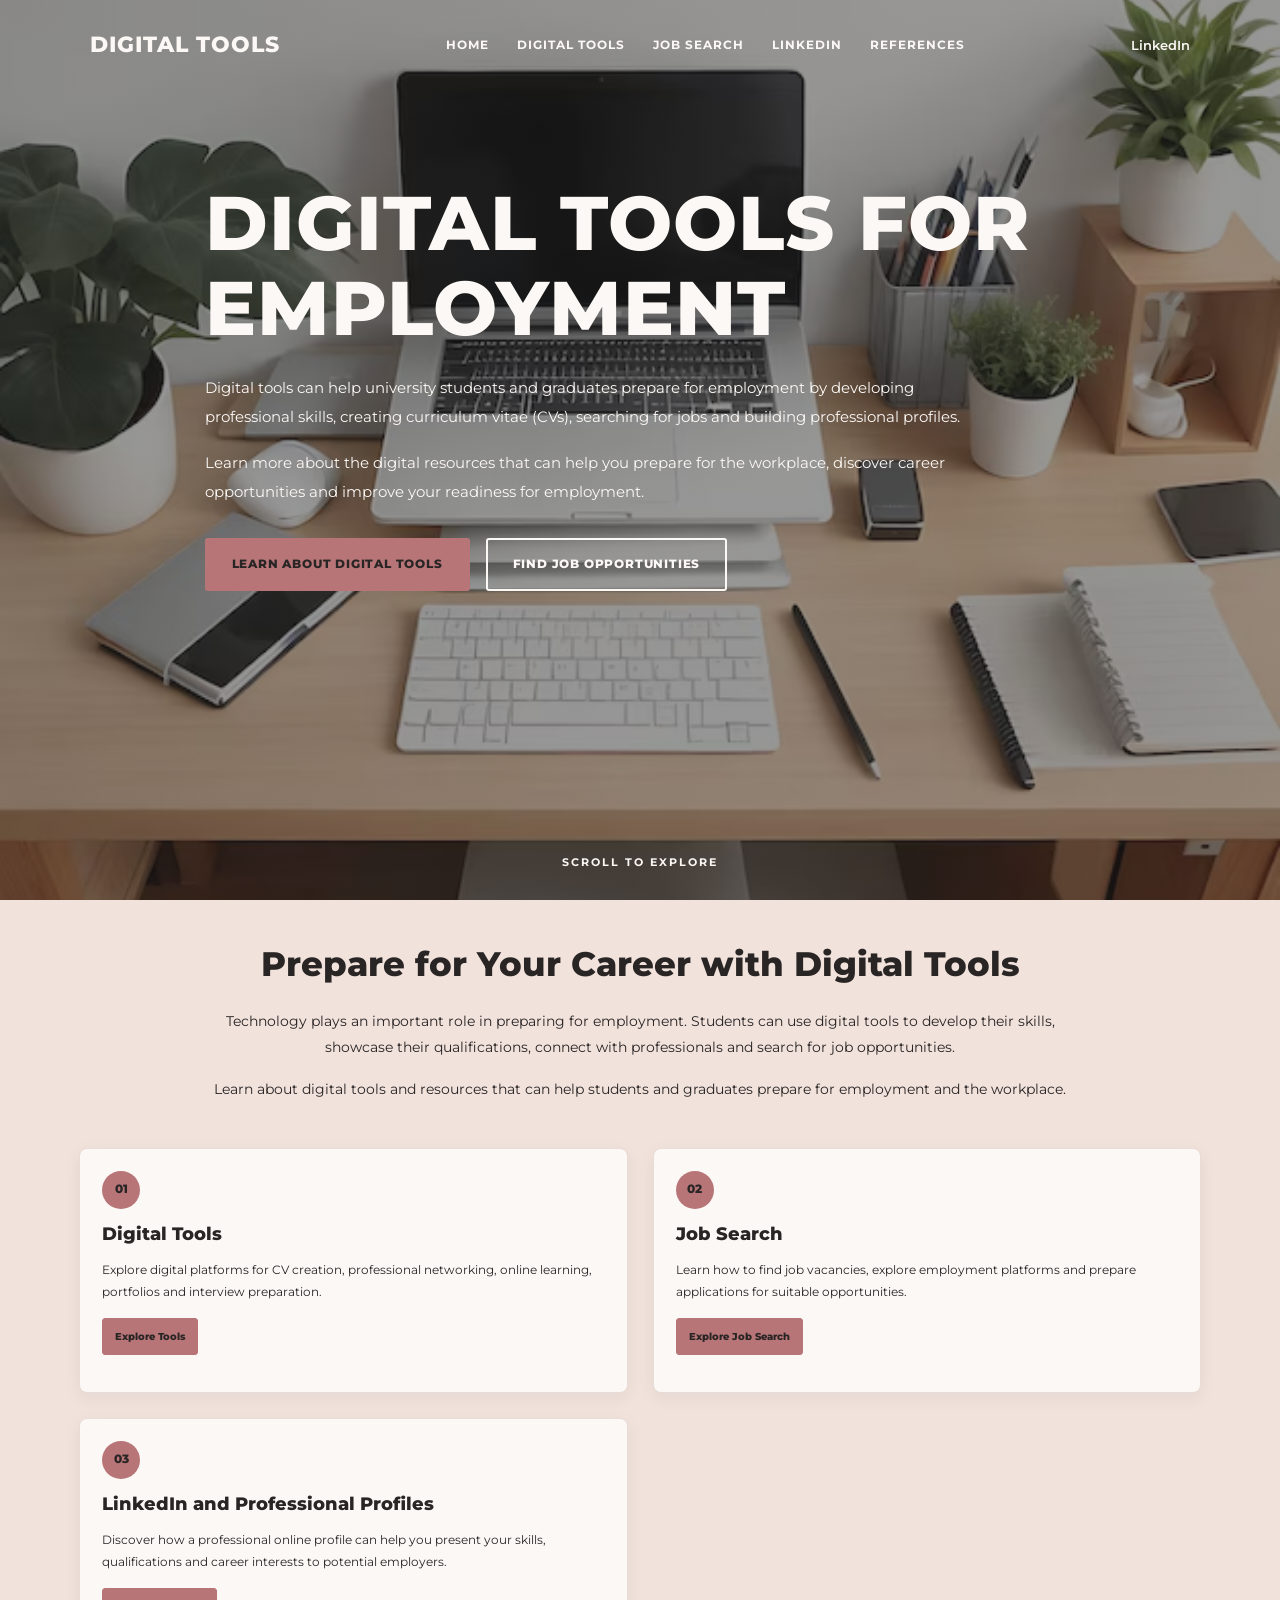
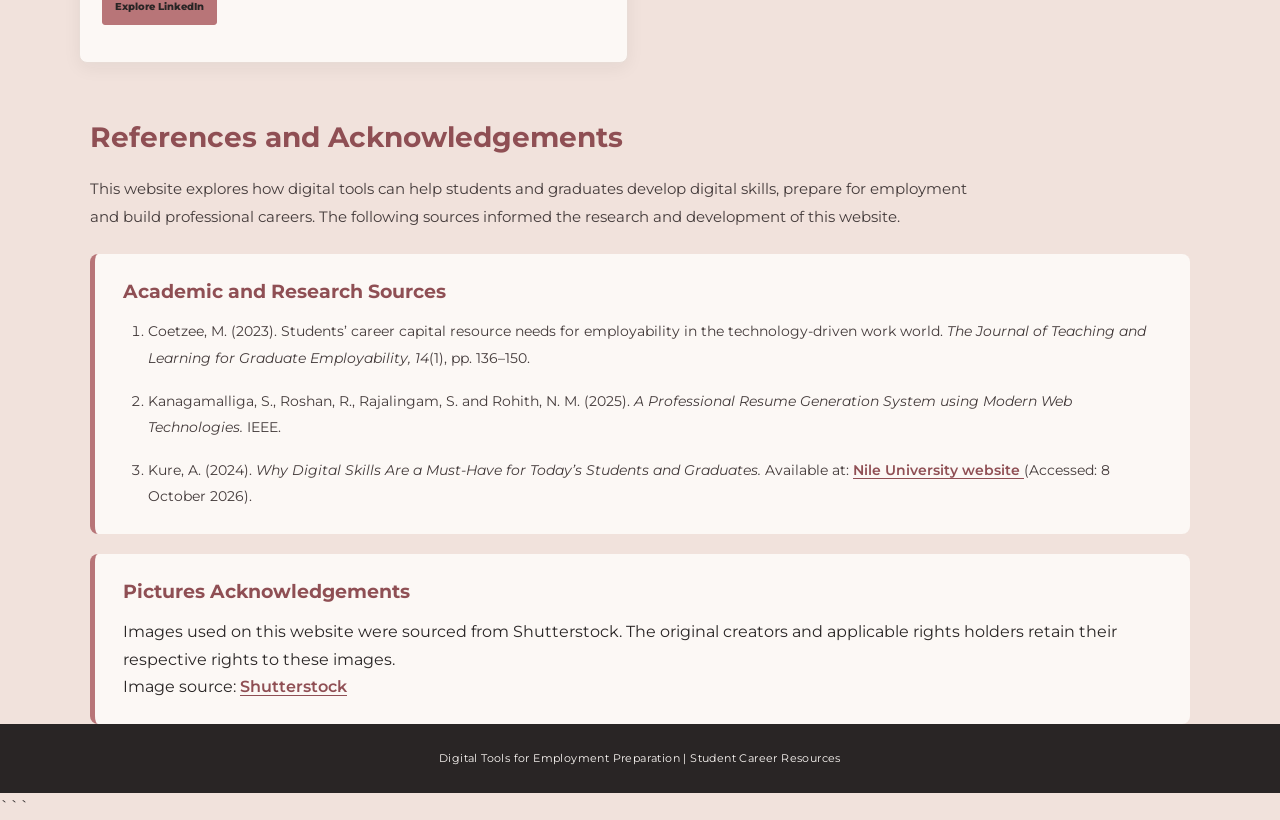
<file: index.html>
<!DOCTYPE html>
<html lang="en">
<head>
    <meta charset="UTF-8">
    <meta name="viewport" content="width=device-width, initial-scale=1.0">

    <title>Digital Tools for Employment Preparation</title>

    <link rel="stylesheet" href="style.css">

    <link rel="preconnect" href="https://fonts.googleapis.com">
    <link rel="preconnect" href="https://fonts.gstatic.com" crossorigin>
    <link href="https://fonts.googleapis.com/css2?family=Montserrat:wght@400;500;600;700;800&display=swap" rel="stylesheet">
</head>

<body>

    <section class="hero">

        <nav class="navbar">

            <a href="index.html" class="logo">DIGITAL TOOLS</a>

            <div class="menu">
                <a href="index.html">HOME</a>
                <a href="digitaltools.html">DIGITAL TOOLS</a>
                <a href="jobsearch.html">JOB SEARCH</a>
                <a href="linkedin.html">LINKEDIN</a>
                <a href="#references">REFERENCES</a>
            </div>

            <div class="social">
                <a href="https://www.linkedin.com/" target="_blank" rel="noopener noreferrer">LinkedIn</a>
            </div>

        </nav>

        <div class="hero-content">

            <h1>DIGITAL TOOLS FOR EMPLOYMENT</h1>

            <p>
                Digital tools can help university students and graduates
                prepare for employment by developing professional skills,
                creating curriculum vitae (CVs), searching for jobs and
                building professional profiles.
            </p>

            <p>
                Learn more about the digital resources that can help you prepare for
                the workplace, discover career opportunities and improve
                your readiness for employment.
            </p>

            <div class="buttons">
                <a href="digitaltools.html" class="btn-dark">
                    LEARN ABOUT DIGITAL TOOLS
                </a>

                <a href="jobsearch.html" class="btn-light">
                    FIND JOB OPPORTUNITIES
                </a>
            </div>

        </div>

        <a href="#website-content" class="scroll-down">SCROLL TO EXPLORE</a>

    </section>


    <main id="website-content" class="digital-tools-content">

        <section class="digital-tools-intro">

            <h2>Prepare for Your Career with Digital Tools</h2>

            <p>
                Technology plays an important role in preparing for employment.
                Students can use digital tools to develop their skills, showcase their
                qualifications, connect with professionals and search for
                job opportunities.
            </p>

            <p>
                Learn about digital tools and resources that can help students
                and graduates prepare for employment and the workplace.
            </p>

        </section>


        <section class="digital-tools-grid">

            <article class="digital-tool-card">

                <div class="tool-card-content">

                    <span class="tool-number">01</span>

                    <h3>Digital Tools</h3>

                    <p>
                        Explore digital platforms for CV creation,
                        professional networking, online learning,
                        portfolios and interview preparation.
                    </p>

                    <div class="tool-links">
                        <a href="digitaltools.html">Explore Tools</a>
                    </div>

                </div>

            </article>


            <article class="digital-tool-card">

                <div class="tool-card-content">

                    <span class="tool-number">02</span>

                    <h3>Job Search</h3>

                    <p>
                        Learn how to find job vacancies, explore
                        employment platforms and prepare applications
                        for suitable opportunities.
                    </p>

                    <div class="tool-links">
                        <a href="jobsearch.html">Explore Job Search</a>
                    </div>

                </div>

            </article>


            <article class="digital-tool-card">

                <div class="tool-card-content">

                    <span class="tool-number">03</span>

                    <h3>LinkedIn and Professional Profiles</h3>

                    <p>
                        Discover how a professional online profile can
                        help you present your skills, qualifications
                        and career interests to potential employers.
                    </p>

                    <div class="tool-links">
                        <a href="linkedin.html">Explore LinkedIn</a>
                    </div>

                </div>

            </article>

        </section>

    </main>


    <!-- REFERENCES AND ACKNOWLEDGEMENTS -->

    <section class="references-section" id="references">

        <div class="references-container">

            <h2>References and Acknowledgements</h2>

            <p class="references-intro">
                This website explores how digital tools can help students
                and graduates develop digital skills, prepare for employment
                and build professional careers. The following sources
                informed the research and development of this website.
            </p>


            <div class="reference-group">

                <h3>Academic and Research Sources</h3>

                <ol class="reference-list">

                    <li>
                        Coetzee, M. (2023). Students’ career capital resource
                        needs for employability in the technology-driven work
                        world. <em>The Journal of Teaching and Learning for
                        Graduate Employability, 14</em>(1), pp. 136–150.
                    </li>

                    <li>
                        Kanagamalliga, S., Roshan, R., Rajalingam, S. and
                        Rohith, N. M. (2025).
                        <em>A Professional Resume Generation System using
                        Modern Web Technologies.</em> IEEE.
                    </li>

                    <li>
                        Kure, A. (2024).
                        <em>Why Digital Skills Are a Must-Have for Today’s
                        Students and Graduates.</em>
                        Available at:
                        <a
                            href="https://nileuniversity.edu.ng/why-digital-skills-are-a-must-have-for-todays-students-and-graduates/"
                            target="_blank"
                            rel="noopener noreferrer">
                            Nile University website
                        </a>
                        (Accessed: 8 October 2026).
                    </li>

                </ol>

            </div>


            <div class="reference-group">

                <h3>Pictures Acknowledgements</h3>

                <p>
                    Images used on this website were sourced from Shutterstock.
                    The original creators and applicable rights holders retain
                    their respective rights to these images.
                </p>

                <p>
                    Image source:
                    <a
                        href="https://www.shutterstock.com/"
                        target="_blank"
                        rel="noopener noreferrer">
                        Shutterstock
                    </a>
                </p>

            </div>

    </section>


    <footer class="digital-tools-footer">

        <p>
            Digital Tools for Employment Preparation |
            Student Career Resources
        </p>

    </footer>

</body>
</html>
```
</file>
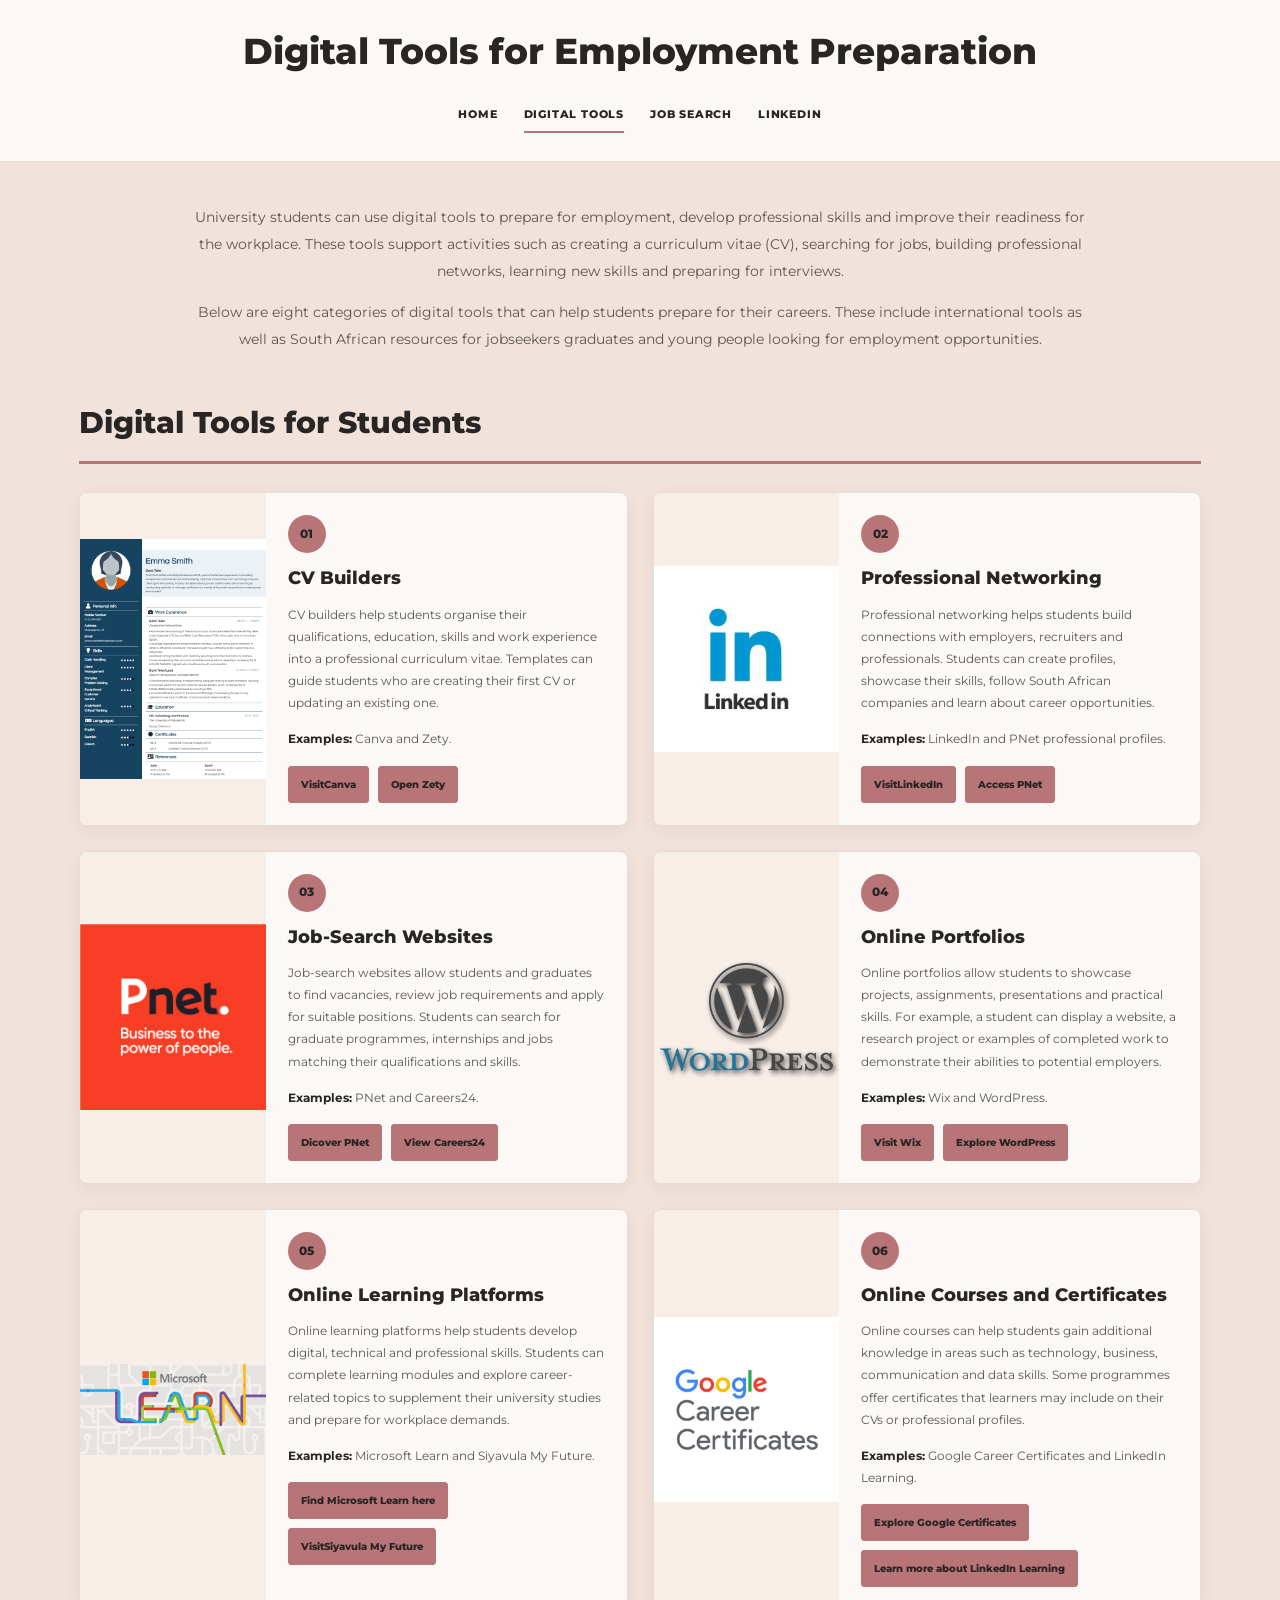
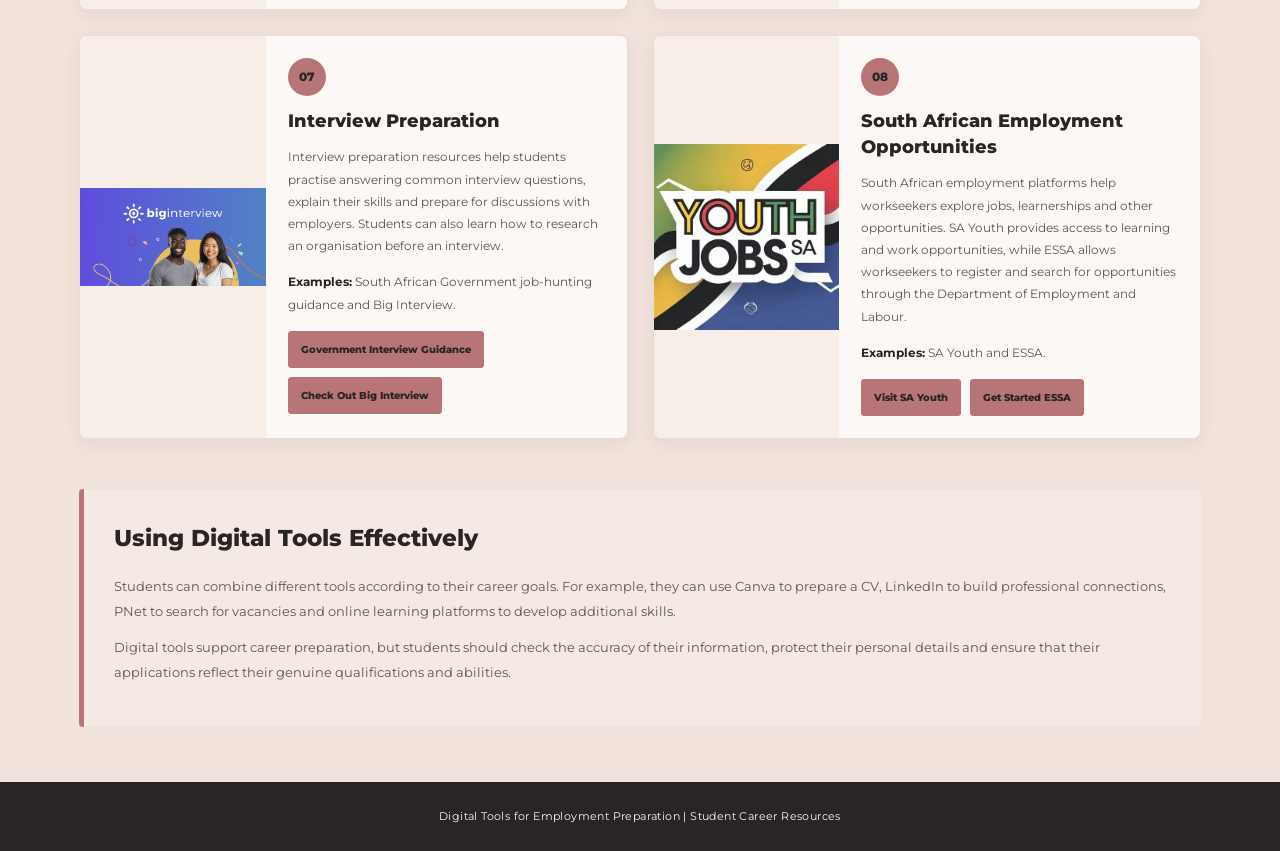
<file: digitaltools.html>
<!DOCTYPE html>
<html lang="en">
<head>
    <meta charset="UTF-8">
    <meta name="viewport" content="width=device-width, initial-scale=1.0">

    <title>Digital Tools for Employment Preparation</title>

    <link rel="stylesheet" href="style.css">

    <link rel="preconnect" href="https://fonts.googleapis.com">
    <link rel="preconnect" href="https://fonts.gstatic.com" crossorigin>
    <link href="https://fonts.googleapis.com/css2?family=Montserrat:wght@400;500;600;700;800&display=swap" rel="stylesheet">
</head>

<body>

<div class="digital-tools-page">

    <header class="site-header">

        <h1 class="site-title">
            Digital Tools for Employment Preparation
        </h1>

        <nav class="site-nav" aria-label="Main navigation">
            <a href="index.html">HOME</a>
            <a href="digitaltools.html" class="active">DIGITAL TOOLS</a>
            <a href="jobsearch.html">JOB SEARCH</a>
            <a href="linkedin.html">LINKEDIN</a>
        </nav>

    </header>

    <main class="digital-tools-content">

        <section class="digital-tools-intro">

            <p>
                University students can use digital tools to prepare for
                employment, develop professional skills and improve their
                readiness for the workplace. These tools support activities
                such as creating a curriculum vitae (CV), searching for jobs,
                building professional networks, learning new skills and
                preparing for interviews.
            </p>

            <p>
                Below are eight categories of digital tools that can help students prepare for
                 their careers. These include international tools as well as 
                 South African resources for jobseekers
                 graduates and young people looking for employment opportunities.
            </p>

        </section>

        <section class="digital-tools-section">

            <h2 class="digital-section-title">
                Digital Tools for Students
            </h2>

            <div class="digital-tools-grid">

                <article class="digital-tool-card">

                    <img
                        class="tool-card-image"
                        src="modern-cv-template.png"
                        alt="Example of a modern CV template"
                        loading="lazy"
                    >

                    <div class="tool-card-content">

                        <span class="tool-number">01</span>

                        <h3>CV Builders</h3>

                        <p>
                            CV builders help students organise their
                            qualifications, education, skills and work
                            experience into a professional curriculum vitae.
                            Templates can guide students who are creating
                            their first CV or updating an existing one.
                        </p>

                        <p class="tool-examples">
                            <strong>Examples:</strong> Canva and Zety.
                        </p>

                        <div class="tool-links">

                            <a href="https://www.canva.com/resumes/"
                               target="_blank"
                               rel="noopener noreferrer">
                                VisitCanva
                            </a>

                            <a href="https://zety.com/"
                               target="_blank"
                               rel="noopener noreferrer">
                                Open Zety
                            </a>

                        </div>

                    </div>

                </article>

                <article class="digital-tool-card">

                    <img
                        class="tool-card-image"
                        src="linkedin.jpg"
                        alt="Professional networking on LinkedIn"
                        loading="lazy"
                    >

                    <div class="tool-card-content">

                        <span class="tool-number">02</span>

                        <h3>Professional Networking</h3>

                        <p>
                            Professional networking helps students build
                            connections with employers, recruiters and
                            professionals. Students can create profiles,
                            showcase their skills, follow South African
                            companies and learn about career opportunities.
                        </p>

                        <p class="tool-examples">
                            <strong>Examples:</strong> LinkedIn and PNet
                            professional profiles.
                        </p>

                        <div class="tool-links">

                            <a href="https://www.linkedin.com/"
                               target="_blank"
                               rel="noopener noreferrer">
                                VisitLinkedIn
                            </a>

                            <a href="https://www.pnet.co.za/"
                               target="_blank"
                               rel="noopener noreferrer">
                                Access PNet
                            </a>

                        </div>

                    </div>

                </article>

                <article class="digital-tool-card">

                    <img
                        class="tool-card-image"
                        src="Pnetjobsearchg.jpeg"
                        alt="Searching for jobs on a job-search website"
                        loading="lazy"
                    >

                    <div class="tool-card-content">

                        <span class="tool-number">03</span>

                        <h3>Job-Search Websites</h3>

                        <p>
                            Job-search websites allow students and graduates
                            to find vacancies, review job requirements and
                            apply for suitable positions. Students can search
                            for graduate programmes, internships and jobs
                            matching their qualifications and skills.
                        </p>

                        <p class="tool-examples">
                            <strong>Examples:</strong> PNet and Careers24.
                        </p>

                        <div class="tool-links">

                            <a href="https://www.pnet.co.za/"
                               target="_blank"
                               rel="noopener noreferrer">
                                Dicover PNet
                            </a>

                            <a href="https://www.careers24.com/"
                               target="_blank"
                               rel="noopener noreferrer">
                                View Careers24
                            </a>

                        </div>

                    </div>

                </article>

                <!-- CARD 4: ONLINE PORTFOLIOS -->

                <article class="digital-tool-card">

                    <img
                        class="tool-card-image"
                        src="WordPress-Logo-PNG.png"
                        alt="WordPress logo representing online portfolios"
                        loading="lazy"
                    >

                    <div class="tool-card-content">

                        <span class="tool-number">04</span>

                        <h3>Online Portfolios</h3>

                        <p>
                            Online portfolios allow students to showcase
                            projects, assignments, presentations and practical
                            skills. For example, a student can display a
                            website, a research project or examples of
                            completed work to demonstrate their abilities
                            to potential employers.
                        </p>

                        <p class="tool-examples">
                            <strong>Examples:</strong> Wix and WordPress.
                        </p>

                        <div class="tool-links">

                            <a href="https://www.wix.com/"
                               target="_blank"
                               rel="noopener noreferrer">
                                Visit Wix
                            </a>

                            <a href="https://wordpress.com/"
                               target="_blank"
                               rel="noopener noreferrer">
                                Explore WordPress
                            </a>

                        </div>

                    </div>

                </article>


                <article class="digital-tool-card">

                    <img
                        class="tool-card-image"
                        src="learn.png"
                        alt="Online learning and skills development"
                        loading="lazy"
                    >

                    <div class="tool-card-content">

                        <span class="tool-number">05</span>

                        <h3>Online Learning Platforms</h3>

                        <p>
                            Online learning platforms help students develop
                            digital, technical and professional skills.
                            Students can complete learning modules and
                            explore career-related topics to supplement
                            their university studies and prepare for
                            workplace demands.
                        </p>

                        <p class="tool-examples">
                            <strong>Examples:</strong> Microsoft Learn and
                            Siyavula My Future.
                        </p>

                        <div class="tool-links">

                            <a href="https://learn.microsoft.com/"
                               target="_blank"
                               rel="noopener noreferrer">
                                Find Microsoft Learn here
                            </a>

                            <a href="https://www.siyavula.com/future"
                               target="_blank"
                               rel="noopener noreferrer">
                                VisitSiyavula My Future
                            </a>

                        </div>

                    </div>

                </article>

                <article class="digital-tool-card">

                    <img
                        class="tool-card-image"
                        src="google.png"
                        alt="Online courses and professional certificates"
                        loading="lazy"
                    >

                    <div class="tool-card-content">

                        <span class="tool-number">06</span>

                        <h3>Online Courses and Certificates</h3>

                        <p>
                            Online courses can help students gain additional
                            knowledge in areas such as technology, business,
                            communication and data skills. Some programmes
                            offer certificates that learners may include
                            on their CVs or professional profiles.
                        </p>

                        <p class="tool-examples">
                            <strong>Examples:</strong> Google Career
                            Certificates and LinkedIn Learning.
                        </p>

                        <div class="tool-links">

                            <a href="https://grow.google/certificates/"
                               target="_blank"
                               rel="noopener noreferrer">
                                Explore Google Certificates
                            </a>

                            <a href="https://www.linkedin.com/learning/"
                               target="_blank"
                               rel="noopener noreferrer">
                                Learn more about  LinkedIn Learning
                            </a>

                        </div>

                    </div>

                </article>

                <article class="digital-tool-card">

                    <img
                        class="tool-card-image"
                        src="Biginter.png"
                        alt="Interview preparation resources"
                        loading="lazy"
                    >

                    <div class="tool-card-content">

                        <span class="tool-number">07</span>

                        <h3>Interview Preparation</h3>

                        <p>
                            Interview preparation resources help students
                            practise answering common interview questions,
                            explain their skills and prepare for discussions
                            with employers. Students can also learn how to
                            research an organisation before an interview.
                        </p>

                        <p class="tool-examples">
                            <strong>Examples:</strong> South African
                            Government job-hunting guidance and Big Interview.
                        </p>

                        <div class="tool-links">

                            <a href="https://www.gov.za/issues/finding-job-0"
                               target="_blank"
                               rel="noopener noreferrer">
                                Government Interview Guidance
                            </a>

                            <a href="https://biginterview.com/"
                               target="_blank"
                               rel="noopener noreferrer">
                                Check Out Big Interview
                            </a>

                        </div>

                    </div>

                </article>

                <article class="digital-tool-card">

                    <img
                        class="tool-card-image"
                        src="youthsa.webp"
                        alt="South African employment opportunities"
                        loading="lazy"
                    >

                    <div class="tool-card-content">

                        <span class="tool-number">08</span>

                        <h3>South African Employment Opportunities</h3>

                        <p>
                            South African employment platforms help workseekers
                            explore jobs, learnerships and other opportunities.
                            SA Youth provides access to learning and work
                            opportunities, while ESSA allows workseekers to
                            register and search for opportunities through
                            the Department of Employment and Labour.
                        </p>

                        <p class="tool-examples">
                            <strong>Examples:</strong> SA Youth and ESSA.
                        </p>

                        <div class="tool-links">

                            <a href="https://sayouth.mobi/"
                               target="_blank"
                               rel="noopener noreferrer">
                                Visit SA Youth
                            </a>

                            <a href="https://essa.labour.gov.za/EssaOnline/WebBeans/"
                               target="_blank"
                               rel="noopener noreferrer">
                                Get Started ESSA
                            </a>

                        </div>

                    </div>

                </article>

            </div>

        </section>

        <section class="digital-tools-conclusion">

            <h2>Using Digital Tools Effectively</h2>

            <p>
                Students can combine different tools according to their
                career goals. For example, they can use Canva to prepare
                a CV, LinkedIn to build professional connections, PNet
                to search for vacancies and online learning platforms
                to develop additional skills.
            </p>

            <p>
                Digital tools support career preparation, but students
                should check the accuracy of their information, protect
                their personal details and ensure that their applications
                reflect their genuine qualifications and abilities.
            </p>

        </section>

    </main>

    <footer class="digital-tools-footer">
        <p>
            Digital Tools for Employment Preparation |
            Student Career Resources
        </p>
    </footer>

</div>

</body>
</html>
</file>
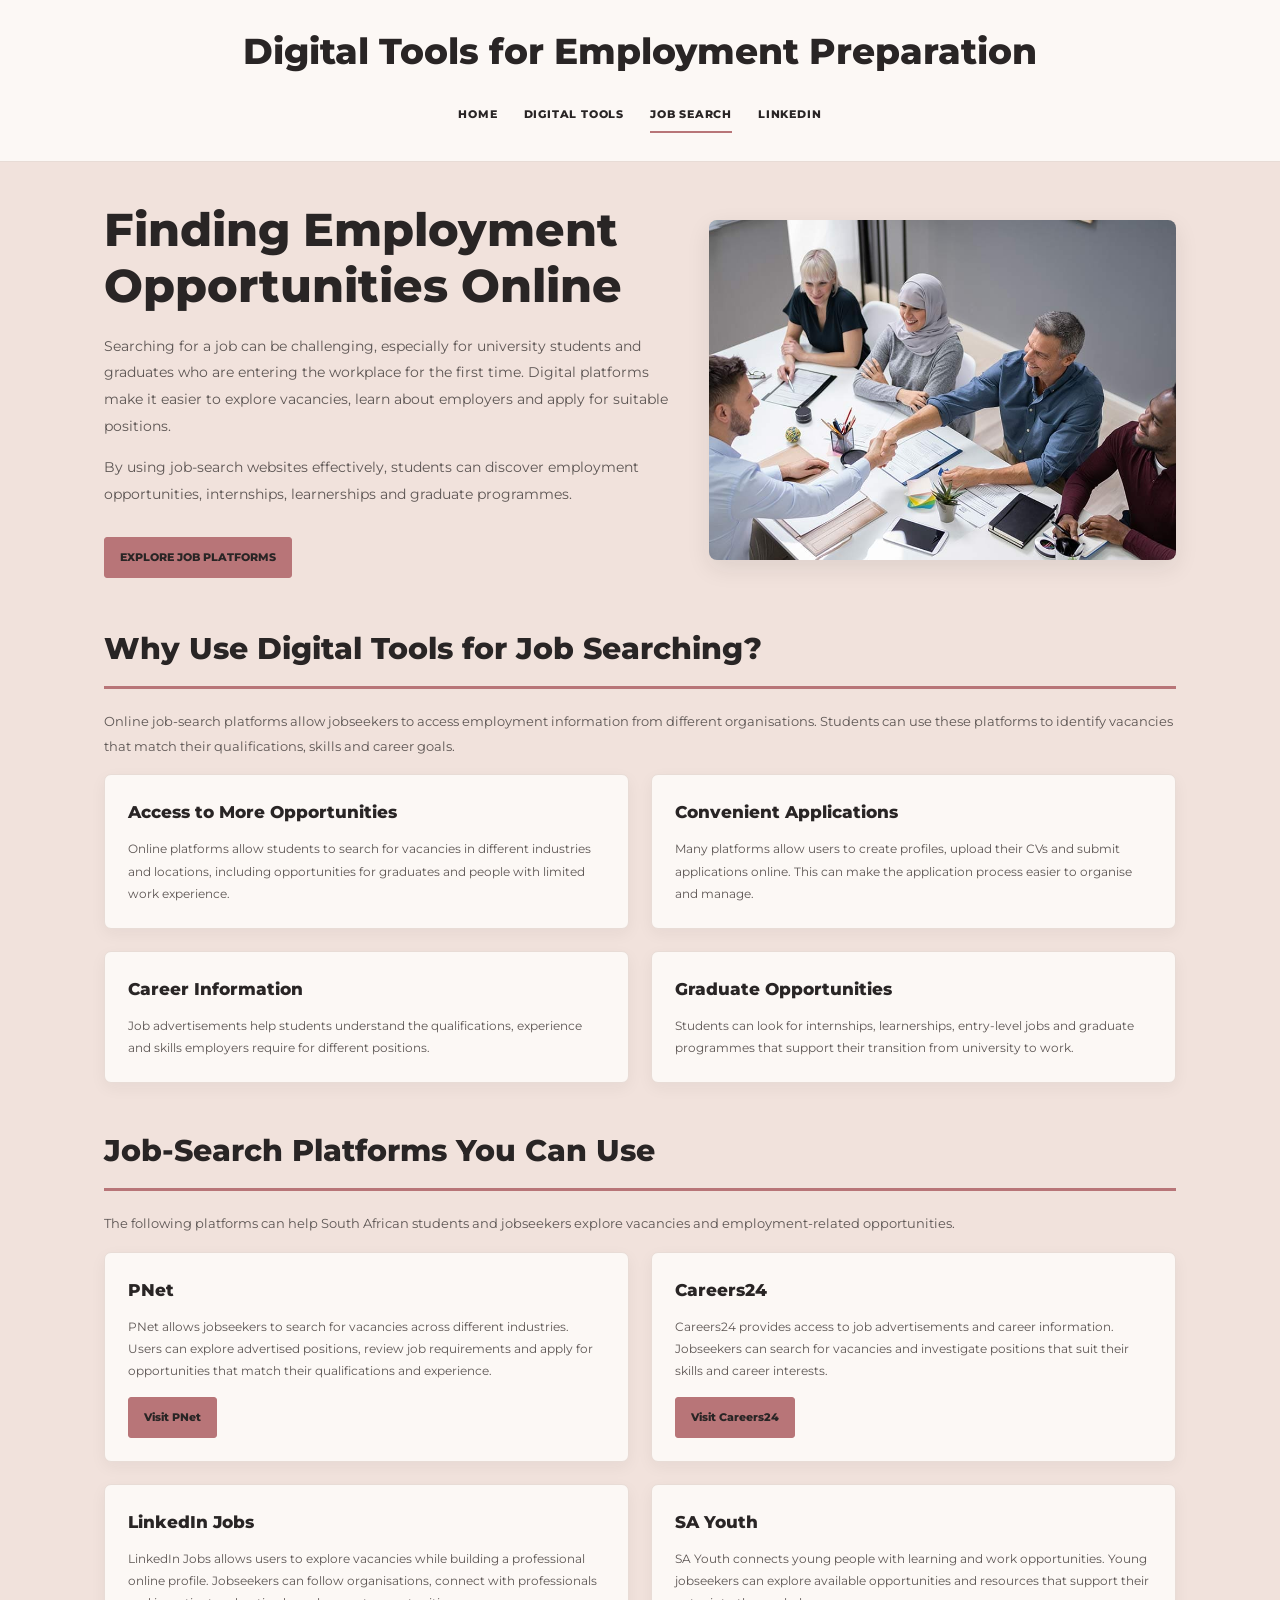
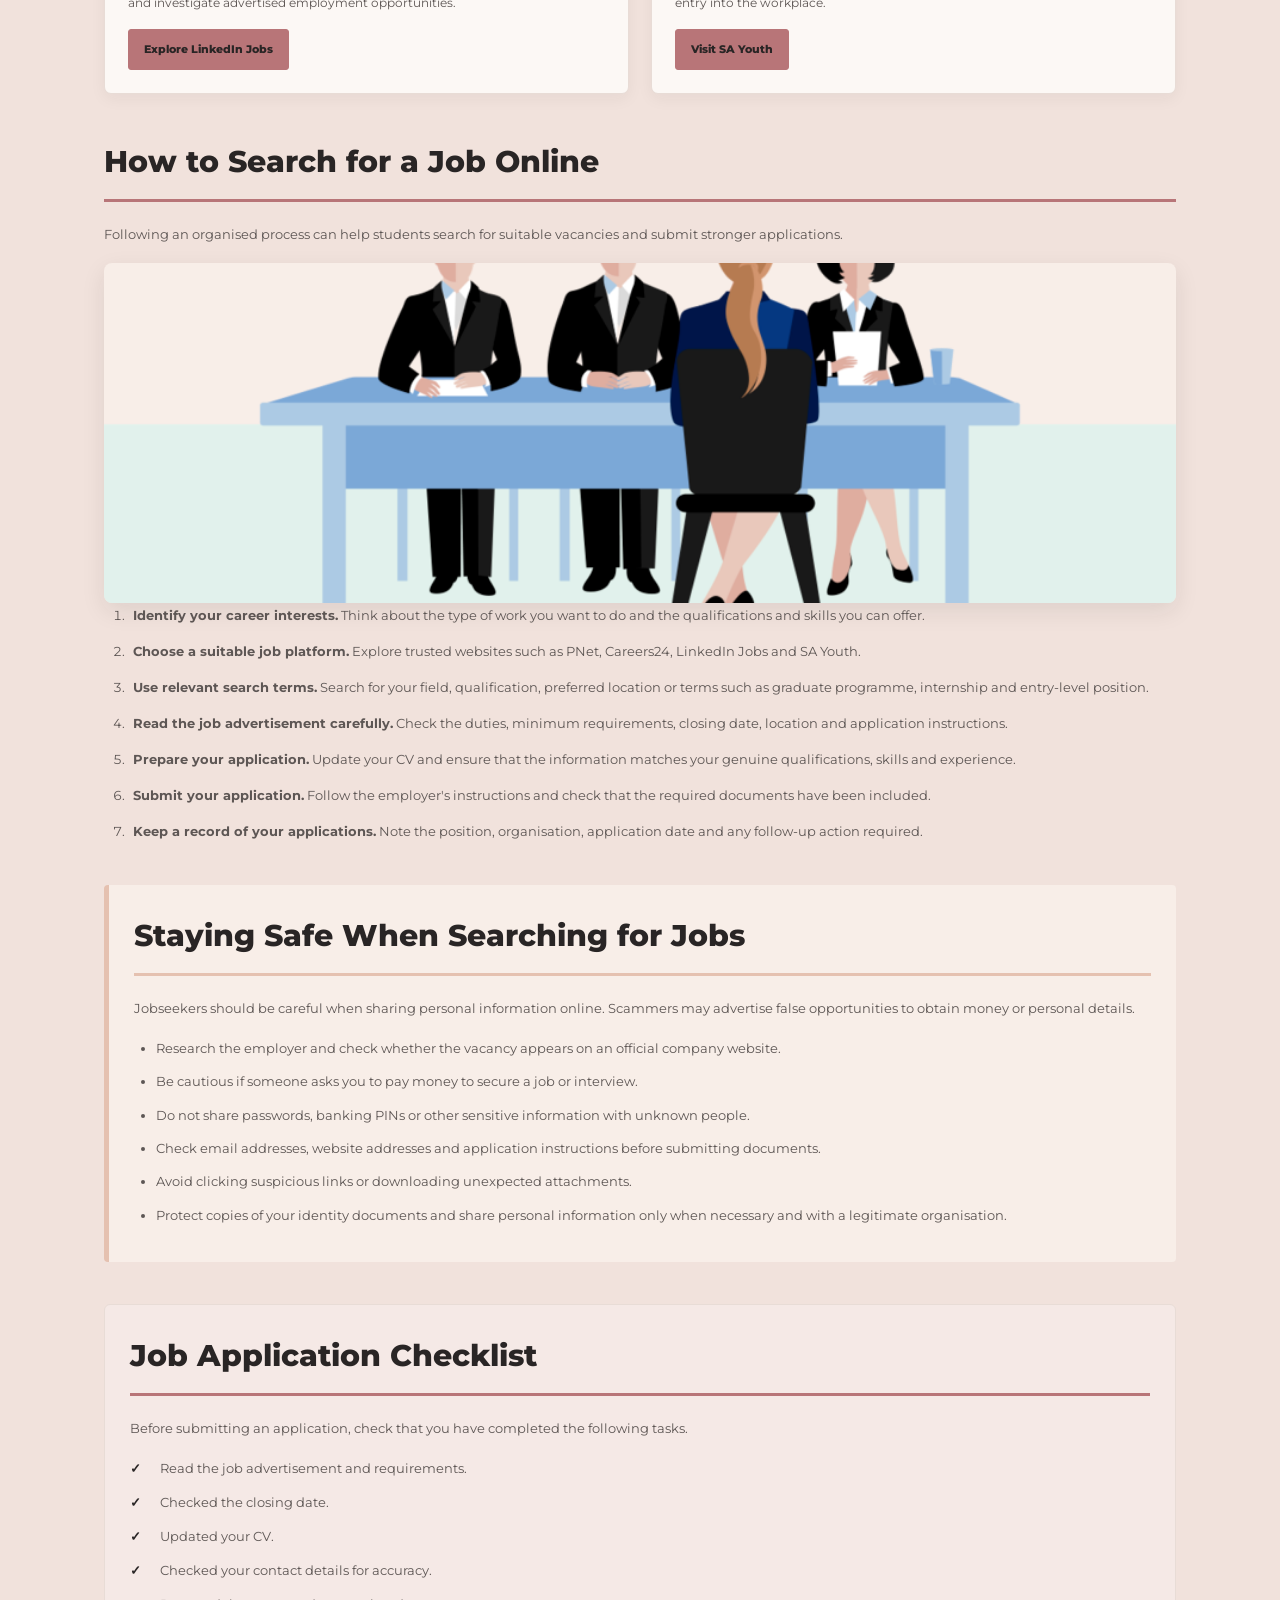
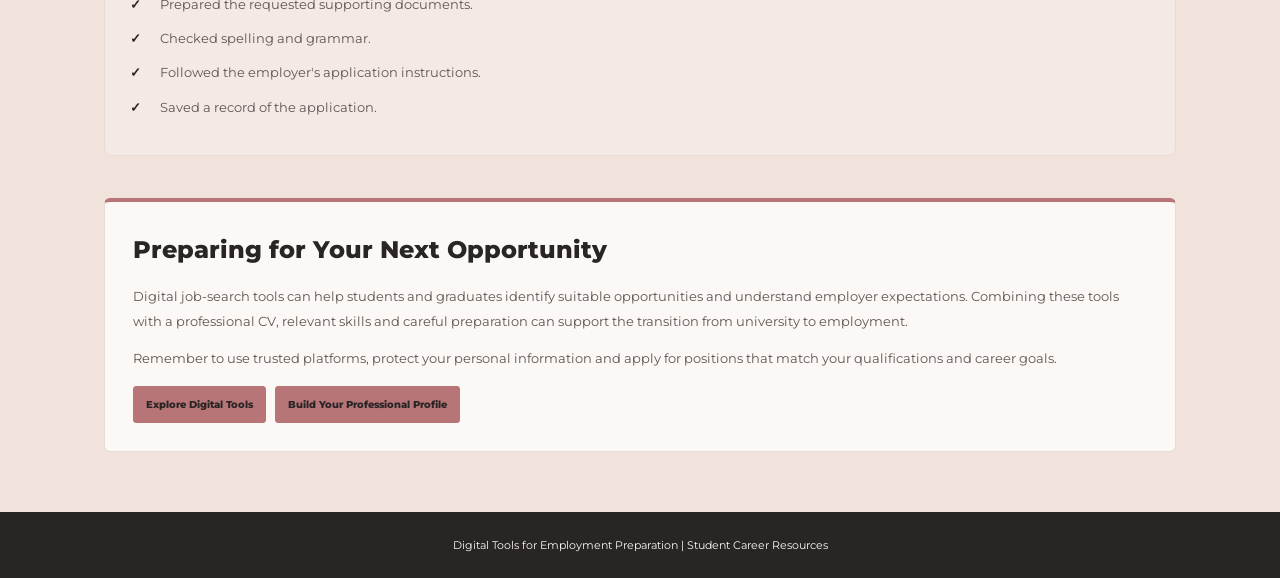
<file: jobsearch.html>
<!DOCTYPE html>
<html lang="en">
<head>
    <meta charset="UTF-8">
    <meta name="viewport" content="width=device-width, initial-scale=1.0">

    <title>Job Search | Digital Tools for Employment Preparation</title>

    <link rel="stylesheet" href="style.css">

    <link rel="preconnect" href="https://fonts.googleapis.com">
    <link rel="preconnect" href="https://fonts.gstatic.com" crossorigin>
    <link href="https://fonts.googleapis.com/css2?family=Montserrat:wght@400;500;600;700;800&display=swap" rel="stylesheet">
</head>

<body>

<div class="jobsearch-page">

    <header class="site-header">

        <h1 class="site-title">Digital Tools for Employment Preparation</h1>

        <nav class="site-nav" aria-label="Main navigation">
            <a href="index.html">HOME</a>
            <a href="digitaltools.html">DIGITAL TOOLS</a>
            <a href="jobsearch.html" class="active">JOB SEARCH</a>
            <a href="linkedin.html">LINKEDIN</a>
        </nav>

    </header>

    <main class="js-container">

        <section class="js-hero">

            <div class="js-hero-content">

                <h1>Finding Employment Opportunities Online</h1>

                <p>
                    Searching for a job can be challenging, especially for
                    university students and graduates who are entering the
                    workplace for the first time. Digital platforms make it
                    easier to explore vacancies, learn about employers and
                    apply for suitable positions.
                </p>

                <p>
                    By using job-search websites effectively, students can
                    discover employment opportunities, internships,
                    learnerships and graduate programmes.
                </p>

                <a href="#job-platforms" class="js-button">
                    EXPLORE JOB PLATFORMS
                </a>

            </div>

            <img
                src="Jobinterview.jpg"
                alt="Preparing for a job interview"
                class="js-hero-image"
                loading="lazy"
            >

        </section>

        <section class="js-section">

            <h2>Why Use Digital Tools for Job Searching?</h2>

            <p>
                Online job-search platforms allow jobseekers to access
                employment information from different organisations.
                Students can use these platforms to identify vacancies
                that match their qualifications, skills and career goals.
            </p>

            <div class="js-benefits">

                <article class="js-benefit-card">
                    <h3>Access to More Opportunities</h3>

                    <p>
                        Online platforms allow students to search for
                        vacancies in different industries and locations,
                        including opportunities for graduates and people
                        with limited work experience.
                    </p>
                </article>

                <article class="js-benefit-card">
                    <h3>Convenient Applications</h3>

                    <p>
                        Many platforms allow users to create profiles,
                        upload their CVs and submit applications online.
                        This can make the application process easier to
                        organise and manage.
                    </p>
                </article>

                <article class="js-benefit-card">
                    <h3>Career Information</h3>

                    <p>
                        Job advertisements help students understand the
                        qualifications, experience and skills employers
                        require for different positions.
                    </p>
                </article>

                <article class="js-benefit-card">
                    <h3>Graduate Opportunities</h3>

                    <p>
                        Students can look for internships, learnerships,
                        entry-level jobs and graduate programmes that
                        support their transition from university to work.
                    </p>
                </article>

            </div>

        </section>

        <section class="js-section" id="job-platforms">

            <h2>Job-Search Platforms You Can Use</h2>

            <p>
                The following platforms can help South African students
                and jobseekers explore vacancies and employment-related
                opportunities.
            </p>

            <div class="js-platform-grid">

                <article class="js-platform-card">

                    <h3>PNet</h3>

                    <p>
                        PNet allows jobseekers to search for vacancies
                        across different industries. Users can explore
                        advertised positions, review job requirements
                        and apply for opportunities that match their
                        qualifications and experience.
                    </p>

                    <a href="https://www.pnet.co.za/"
                       target="_blank"
                       rel="noopener noreferrer">
                        Visit PNet
                    </a>

                </article>

                <article class="js-platform-card">

                    <h3>Careers24</h3>

                    <p>
                        Careers24 provides access to job advertisements
                        and career information. Jobseekers can search
                        for vacancies and investigate positions that
                        suit their skills and career interests.
                    </p>

                    <a href="https://www.careers24.com/"
                       target="_blank"
                       rel="noopener noreferrer">
                        Visit Careers24
                    </a>

                </article>

                <article class="js-platform-card">

                    <h3>LinkedIn Jobs</h3>

                    <p>
                        LinkedIn Jobs allows users to explore vacancies
                        while building a professional online profile.
                        Jobseekers can follow organisations, connect
                        with professionals and investigate advertised
                        employment opportunities.
                    </p>

                    <a href="https://www.linkedin.com/jobs/"
                       target="_blank"
                       rel="noopener noreferrer">
                        Explore LinkedIn Jobs
                    </a>

                </article>

                <article class="js-platform-card">

                    <h3>SA Youth</h3>

                    <p>
                        SA Youth connects young people with learning
                        and work opportunities. Young jobseekers can
                        explore available opportunities and resources
                        that support their entry into the workplace.
                    </p>

                    <a href="https://sayouth.mobi/"
                       target="_blank"
                       rel="noopener noreferrer">
                        Visit SA Youth
                    </a>

                </article>

            </div>

        </section>

        <section class="js-section">

            <h2>How to Search for a Job Online</h2>

            <p>
                Following an organised process can help students search
                for suitable vacancies and submit stronger applications.
            </p>

            <img
                src="interview.png"
                alt="Preparing documents and getting ready for an interview"
                class="js-hero-image"
                loading="lazy"
            >

            <ol class="js-guide-list">

                <li>
                    <strong>Identify your career interests.</strong>
                    Think about the type of work you want to do and
                    the qualifications and skills you can offer.
                </li>

                <li>
                    <strong>Choose a suitable job platform.</strong>
                    Explore trusted websites such as PNet, Careers24,
                    LinkedIn Jobs and SA Youth.
                </li>

                <li>
                    <strong>Use relevant search terms.</strong>
                    Search for your field, qualification, preferred
                    location or terms such as graduate programme,
                    internship and entry-level position.
                </li>

                <li>
                    <strong>Read the job advertisement carefully.</strong>
                    Check the duties, minimum requirements, closing
                    date, location and application instructions.
                </li>

                <li>
                    <strong>Prepare your application.</strong>
                    Update your CV and ensure that the information
                    matches your genuine qualifications, skills and
                    experience.
                </li>

                <li>
                    <strong>Submit your application.</strong>
                    Follow the employer's instructions and check that
                    the required documents have been included.
                </li>

                <li>
                    <strong>Keep a record of your applications.</strong>
                    Note the position, organisation, application date
                    and any follow-up action required.
                </li>

            </ol>

        </section>

        <section class="js-section js-safety">

            <h2>Staying Safe When Searching for Jobs</h2>

            <p>
                Jobseekers should be careful when sharing personal
                information online. Scammers may advertise false
                opportunities to obtain money or personal details.
            </p>

            <ul>
                <li>
                    Research the employer and check whether the vacancy
                    appears on an official company website.
                </li>

                <li>
                    Be cautious if someone asks you to pay money to
                    secure a job or interview.
                </li>

                <li>
                    Do not share passwords, banking PINs or other
                    sensitive information with unknown people.
                </li>

                <li>
                    Check email addresses, website addresses and
                    application instructions before submitting documents.
                </li>

                <li>
                    Avoid clicking suspicious links or downloading
                    unexpected attachments.
                </li>

                <li>
                    Protect copies of your identity documents and
                    share personal information only when necessary
                    and with a legitimate organisation.
                </li>
            </ul>

        </section>

        <section class="js-section js-checklist">

            <h2>Job Application Checklist</h2>

            <p>
                Before submitting an application, check that you have
                completed the following tasks.
            </p>

            <ul>
                <li>Read the job advertisement and requirements.</li>
                <li>Checked the closing date.</li>
                <li>Updated your CV.</li>
                <li>Checked your contact details for accuracy.</li>
                <li>Prepared the requested supporting documents.</li>
                <li>Checked spelling and grammar.</li>
                <li>Followed the employer's application instructions.</li>
                <li>Saved a record of the application.</li>
            </ul>

        </section>

        <section class="js-conclusion">

            <h2>Preparing for Your Next Opportunity</h2>

            <p>
                Digital job-search tools can help students and graduates
                identify suitable opportunities and understand employer
                expectations. Combining these tools with a professional
                CV, relevant skills and careful preparation can support
                the transition from university to employment.
            </p>

            <p>
                Remember to use trusted platforms, protect your personal
                information and apply for positions that match your
                qualifications and career goals.
            </p>

            <div class="tool-links">
                <a href="digitaltools.html">Explore Digital Tools</a>
                <a href="linkedin.html">Build Your Professional Profile</a>
            </div>

        </section>

    </main>

    <footer class="js-footer">
        <p>
            Digital Tools for Employment Preparation |
            Student Career Resources
        </p>
    </footer>

</div>

</body>
</html>
</file>
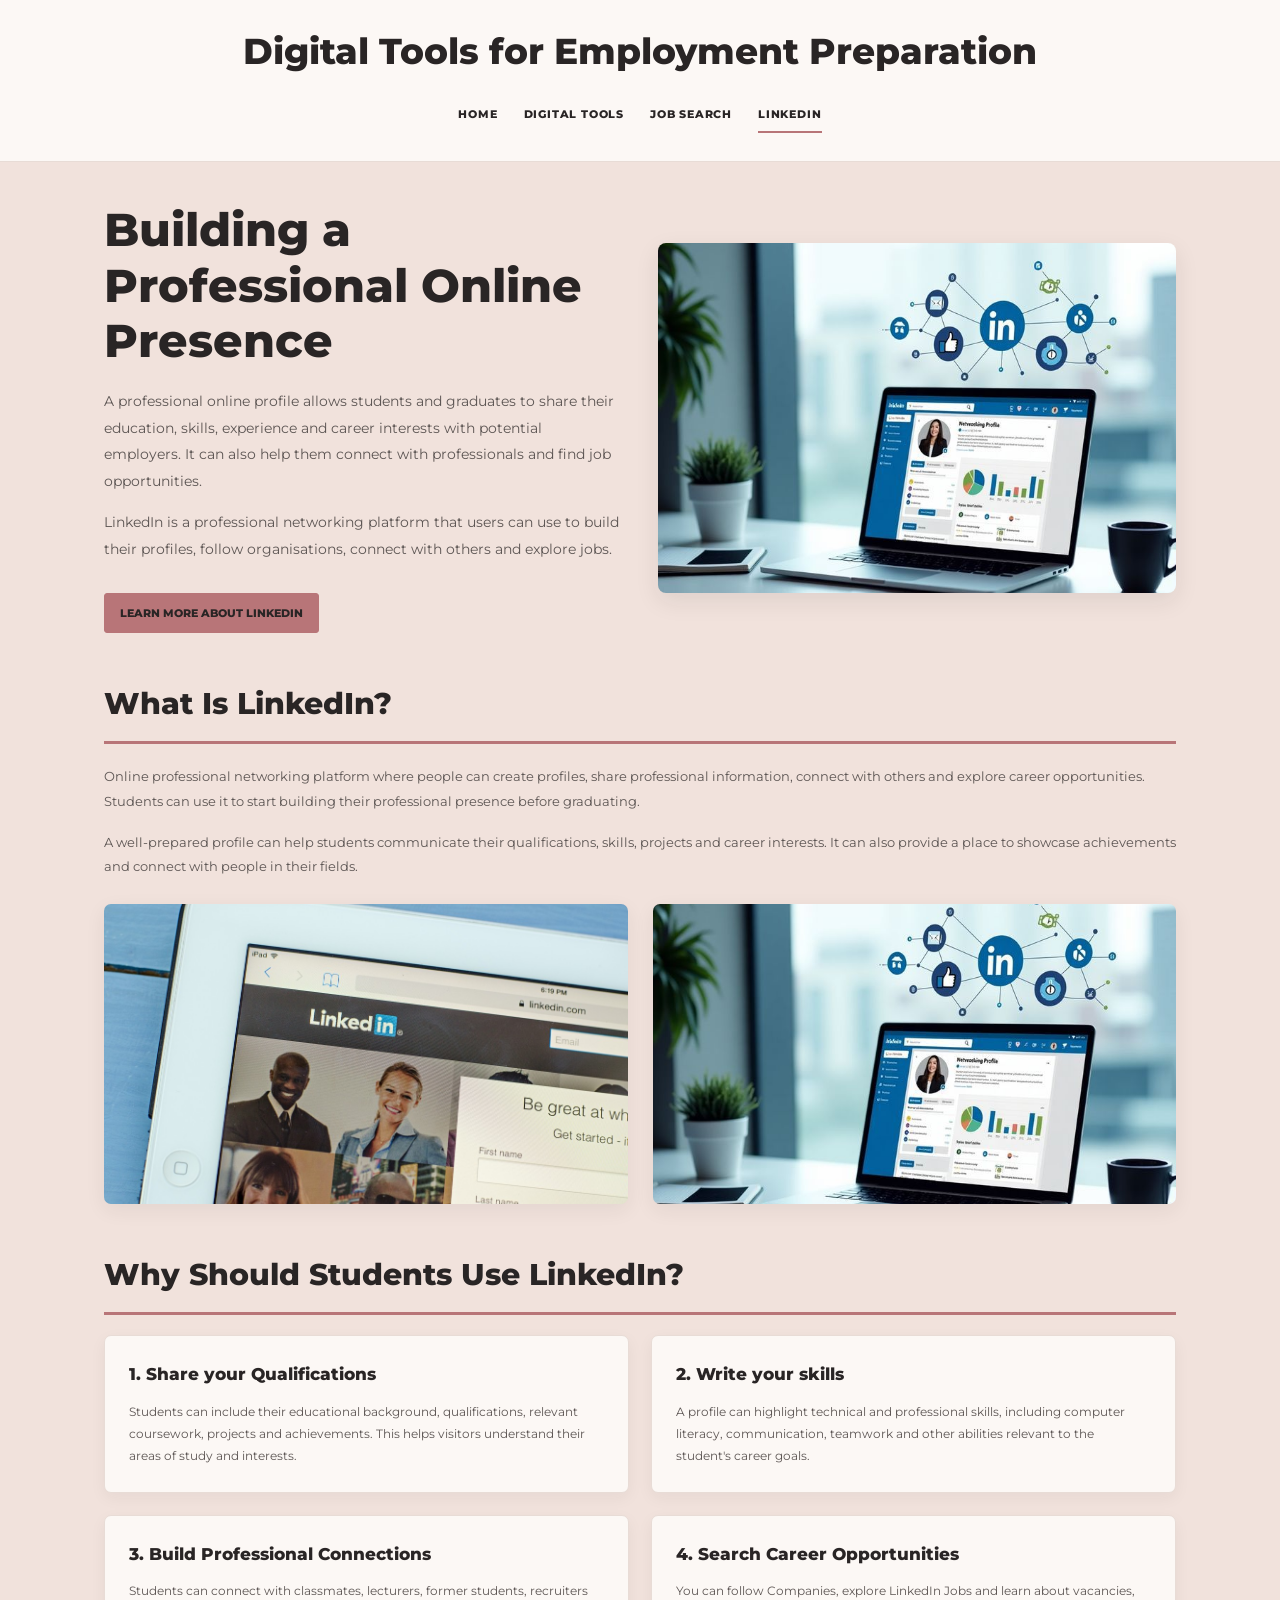
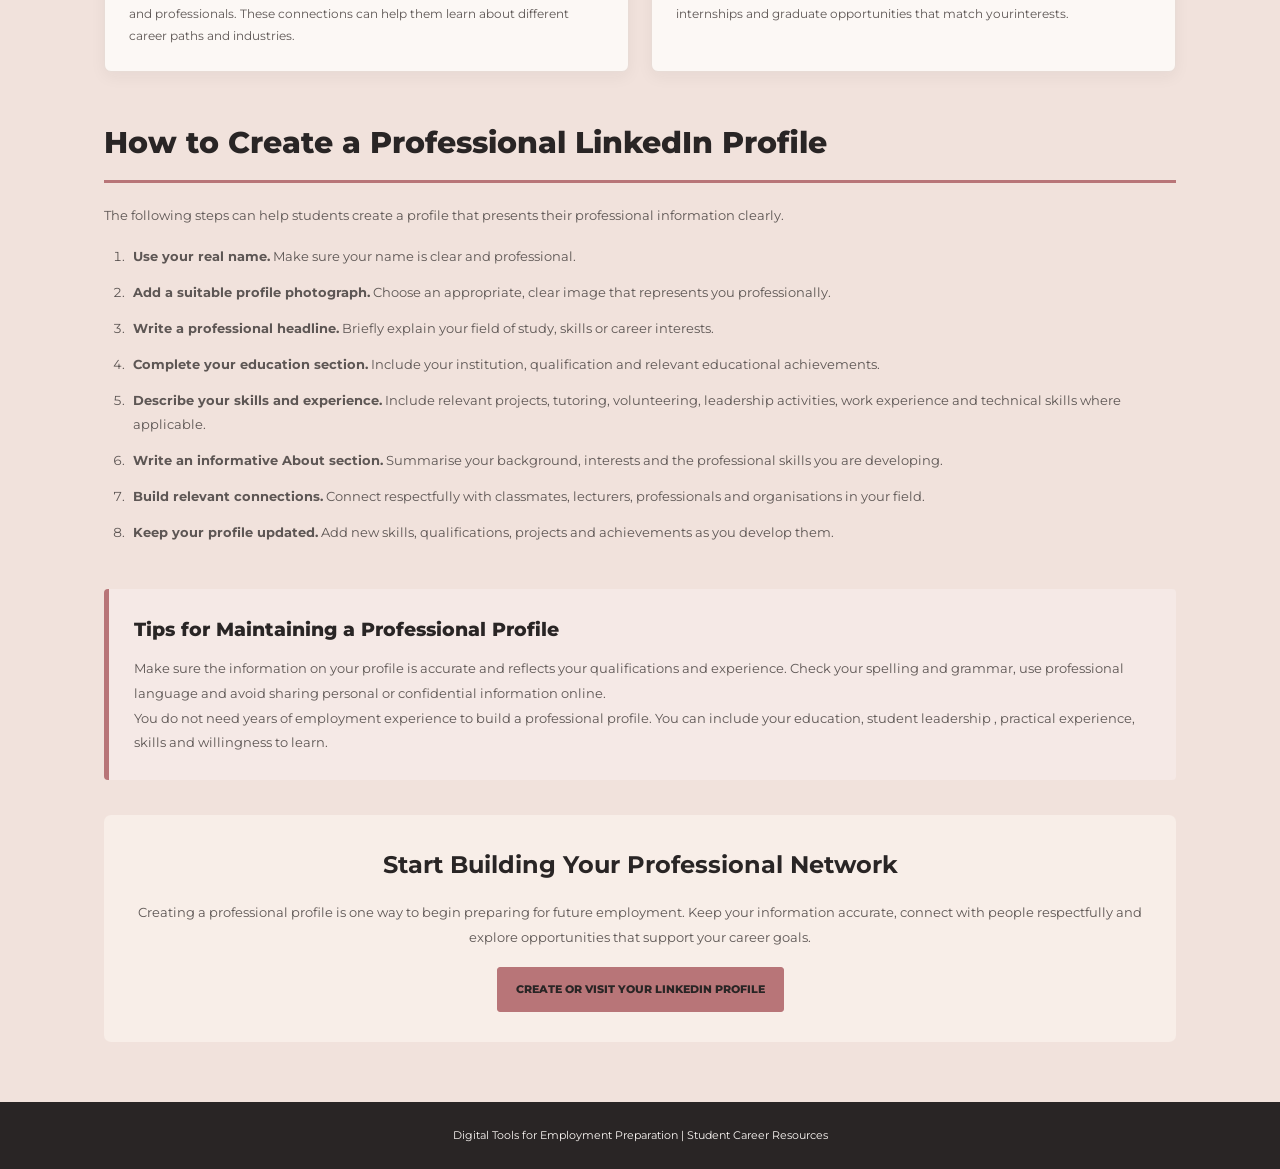
<file: linkedin.html>
<!DOCTYPE html>
<html lang="en">
<head>
    <meta charset="UTF-8">
    <meta name="viewport" content="width=device-width, initial-scale=1.0">

    <title>LinkedIn and Professional Profiles | Digital Tools</title>

    <link rel="stylesheet" href="style.css">

    <link rel="preconnect" href="https://fonts.googleapis.com">
    <link rel="preconnect" href="https://fonts.gstatic.com" crossorigin>
    <link href="https://fonts.googleapis.com/css2?family=Montserrat:wght@400;500;600;700;800&display=swap" rel="stylesheet">
</head>

<body>

<div class="profiles-page">

    <header class="site-header">

        <h1 class="site-title">Digital Tools for Employment Preparation</h1>

        <nav class="site-nav" aria-label="Main navigation">
            <a href="index.html">HOME</a>
            <a href="digitaltools.html">DIGITAL TOOLS</a>
            <a href="jobsearch.html">JOB SEARCH</a>
            <a href="linkedin.html" class="active">LINKEDIN</a>
        </nav>

    </header>

    <main class="profiles-container">

        <section class="profiles-hero">

            <div class="profiles-hero-content">

                <h1>Building a Professional Online Presence</h1>

                <p>
                    A professional online profile allows students and graduates to share 
                    their education, skills, experience and career interests with potential employers.
                     It can also help them connect with professionals and find job opportunities.
                </p>

                <p>
                    LinkedIn is a professional networking platform that
                    users can use to build their profiles, follow
                    organisations, connect with others and explore jobs.
                </p>

                <a href="https://www.linkedin.com/"
                   class="js-button"
                   target="_blank"
                   rel="noopener noreferrer">
                    LEARN MORE ABOUT LINKEDIN
                </a>

            </div>

            <img
                src="linkedinconnect.jpg"
                alt="Connecting with professionals on LinkedIn"
                class="profiles-hero-image"
                loading="lazy"
            >

        </section>

        <section class="profiles-section">

            <h2>What Is LinkedIn?</h2>

            <p>
                Online professional networking platform
                where people can create profiles, share professional
                information, connect with others and explore career
                opportunities. Students can use it to start building
                their professional presence before graduating.
            </p>

            <p>
                A well-prepared profile can help students communicate
                their qualifications, skills, projects and career
                interests. It can also provide a place to showcase
                achievements and connect with people in their fields.
            </p>

            <div class="profiles-image-row">

                <img
                    src="1568290097114.jpeg"
                    alt="Professional networking and building connections"
                    loading="lazy"
                >

                <img
                    src="linkedinconnect.jpg"
                    alt="Developing a professional online network"
                    loading="lazy"
                >

            </div>

        </section>

        <section class="profiles-section">

            <h2>Why Should Students Use LinkedIn?</h2>

            <div class="profiles-grid">

                <article class="profile-card">

                    <h3>1. Share your Qualifications</h3>

                    <p>
                        Students can include their educational
                        background, qualifications, relevant coursework,
                        projects and achievements. This helps visitors
                        understand their areas of study and interests.
                    </p>

                </article>

                <article class="profile-card">

                    <h3>2. Write your skills</h3>

                    <p>
                        A profile can highlight technical and professional
                        skills, including computer literacy, communication,
                        teamwork and other abilities relevant to the
                        student's career goals.
                    </p>

                </article>

                <article class="profile-card">

                    <h3>3. Build Professional Connections</h3>

                    <p>
                        Students can connect with classmates, lecturers,
                        former students, recruiters and professionals.
                        These connections can help them learn about
                        different career paths and industries.
                    </p>

                </article>

                <article class="profile-card">

                    <h3>4. Search Career Opportunities</h3>

                    <p>
                        You can follow Companies, explore LinkedIn
                        Jobs and learn about vacancies, internships and
                        graduate opportunities that match yourinterests.
                    </p>

                </article>

            </div>

        </section>

        <section class="profiles-section">

            <h2>How to Create a Professional LinkedIn Profile</h2>

            <p>
                The following steps can help students create a profile
                that presents their professional information clearly.
            </p>

            <ol class="js-guide-list">

                <li>
                    <strong>Use your real name.</strong>
                    Make sure your name is clear and professional.
                </li>

                <li>
                    <strong>Add a suitable profile photograph.</strong>
                    Choose an appropriate, clear image that represents
                    you professionally.
                </li>

                <li>
                    <strong>Write a professional headline.</strong>
                    Briefly explain your field of study, skills or
                    career interests.
                </li>

                <li>
                    <strong>Complete your education section.</strong>
                    Include your institution, qualification and relevant
                    educational achievements.
                </li>

                <li>
                    <strong>Describe your skills and experience.</strong>
                    Include relevant projects, tutoring, volunteering,
                    leadership activities, work experience and technical
                    skills where applicable.
                </li>

                <li>
                    <strong>Write an informative About section.</strong>
                    Summarise your background, interests and the
                    professional skills you are developing.
                </li>

                <li>
                    <strong>Build relevant connections.</strong>
                    Connect respectfully with classmates, lecturers,
                    professionals and organisations in your field.
                </li>

                <li>
                    <strong>Keep your profile updated.</strong>
                    Add new skills, qualifications, projects and
                    achievements as you develop them.
                </li>

            </ol>

        </section>

        <section class="profile-tip">

            <h3>Tips for Maintaining a Professional Profile</h3>

            <p>
                Make sure the information on your profile is accurate and
                 reflects your qualifications and experience. 
                 Check your spelling and grammar,
                  use professional language and avoid sharing
                   personal or confidential information online.
            </p>

            <p>
            You do not need years of employment experience to build a professional profile. 
            You can include your education, student leadership ,
             practical experience, skills and willingness to learn.
            </p>

        </section>

        <section class="profile-cta">

            <h2>Start Building Your Professional Network</h2>

            <p>
                Creating a professional profile is one way to begin
                preparing for future employment. Keep your information
                accurate, connect with people respectfully and explore
                opportunities that support your career goals.
            </p>

            <a href="https://www.linkedin.com/"
               target="_blank"
               rel="noopener noreferrer">
                CREATE OR VISIT YOUR LINKEDIN PROFILE
            </a>

        </section>

    </main>

    <footer class="profiles-footer">
        <p>
            Digital Tools for Employment Preparation |
            Student Career Resources
        </p>
    </footer>

</div>

</body>
</html>
</file>
<file: style.css>
@import url('https://fonts.googleapis.com/css2?family=Montserrat:wght@400;500;600;700;800&display=swap');

:root {
    --background: #F1E2DC;
    --dusty-pink: #B87578;
    --peach: #E5C1B0;
    --white: #FCF8F5;
    --dark: #292525;
    --muted: #5D5654;
    --border: #E8DCD6;
    --soft-pink: #F5E9E6;
    --soft-peach: #F8EEE8;
}

/* GENERAL RESET */

* {
    margin: 0;
    padding: 0;
    box-sizing: border-box;
}

html {
    scroll-behavior: smooth;
}

body {
    font-family: 'Montserrat', sans-serif;
    background-color: var(--background);
    color: var(--dark);
    line-height: 1.7;
}

img {
    max-width: 100%;
}

a {
    color: inherit;
}

button,
input,
textarea,
select {
    font-family: 'Montserrat', sans-serif;
}

/* =========================================
   HOME PAGE
   ========================================= */

.hero {
    min-height: 100vh;
    width: 100%;
    position: relative;
    background-image:
        linear-gradient(
            rgba(37, 37, 37, 0.48),
            rgba(37, 37, 37, 0.48)
        ),
        url("Picture2.png");
    background-size: cover;
    background-position: center;
    color: var(--white);
    overflow: hidden;
}

.navbar {
    width: 100%;
    min-height: 90px;
    padding: 22px 7%;
    display: flex;
    align-items: center;
    justify-content: space-between;
    gap: 25px;
    position: relative;
    z-index: 5;
}

.logo {
    color: var(--white);
    font-size: 22px;
    font-weight: 800;
    text-decoration: none;
    letter-spacing: 1px;
}

.menu {
    display: flex;
    align-items: center;
    justify-content: center;
    gap: 28px;
    flex-wrap: wrap;
}

.menu a {
    color: var(--white);
    text-decoration: none;
    font-size: 12px;
    font-weight: 700;
    letter-spacing: 1px;
    transition: color 0.3s ease;
}

.menu a:hover,
.menu a:focus {
    color: var(--peach);
}

.social {
    display: flex;
    align-items: center;
    gap: 15px;
}

.social a {
    color: var(--white);
    text-decoration: none;
    font-size: 13px;
    font-weight: 600;
    transition: color 0.3s ease;
}

.social a:hover {
    color: var(--peach);
}

.hero-content {
    width: 100%;
    max-width: 1050px;
    padding: 90px 7% 110px;
    margin: 0 auto;
    position: relative;
    z-index: 2;
    animation: heroFadeIn 1s ease both;
}

.hero-content h1 {
    max-width: 850px;
    margin-bottom: 24px;
    font-size: clamp(38px, 6vw, 76px);
    line-height: 1.12;
    font-weight: 800;
    letter-spacing: 1px;
}

.hero-content p {
    max-width: 760px;
    margin-bottom: 18px;
    color: var(--white);
    font-size: 15px;
    line-height: 1.9;
}

.buttons {
    display: flex;
    align-items: center;
    flex-wrap: wrap;
    gap: 16px;
    margin-top: 32px;
}

.btn-dark,
.btn-light {
    min-width: 155px;
    padding: 14px 25px;
    display: inline-flex;
    align-items: center;
    justify-content: center;
    border: 2px solid transparent;
    border-radius: 3px;
    text-decoration: none;
    font-size: 12px;
    font-weight: 800;
    letter-spacing: 0.8px;
    transition:
        background-color 0.3s ease,
        color 0.3s ease,
        transform 0.3s ease;
}

.btn-dark {
    background-color: var(--dusty-pink);
    color: var(--dark);
    border-color: var(--dusty-pink);
}

.btn-dark:hover {
    background-color: var(--peach);
    border-color: var(--peach);
    transform: translateY(-3px);
}

.btn-light {
    background-color: transparent;
    color: var(--white);
    border-color: var(--white);
}

.btn-light:hover {
    background-color: var(--white);
    color: var(--dark);
    transform: translateY(-3px);
}

.scroll-down {
    position: absolute;
    bottom: 28px;
    left: 50%;
    transform: translateX(-50%);
    color: var(--white);
    text-decoration: none;
    font-size: 11px;
    font-weight: 700;
    letter-spacing: 2px;
    animation: scrollFloat 2s ease-in-out infinite;
}

/* HOME PAGE ANIMATIONS */

@keyframes heroFadeIn {
    from {
        opacity: 0;
        transform: translateY(20px);
    }

    to {
        opacity: 1;
        transform: translateY(0);
    }
}

@keyframes scrollFloat {
    0%,
    100% {
        transform: translate(-50%, 0);
    }

    50% {
        transform: translate(-50%, -7px);
    }
}

/* =========================================
   SHARED CONTENT STYLES
   ========================================= */

.digital-tools-page,
.jobsearch-page,
.profiles-page {
    min-height: 100vh;
    background-color: var(--background);
    color: var(--dark);
}

.digital-tools-page h1,
.digital-tools-page h2,
.digital-tools-page h3,
.jobsearch-page h1,
.jobsearch-page h2,
.jobsearch-page h3,
.profiles-page h1,
.profiles-page h2,
.profiles-page h3 {
    color: var(--dark);
    font-family: 'Montserrat', sans-serif;
}

.digital-tools-page p,
.jobsearch-page p,
.profiles-page p {
    color: var(--muted);
}

.digital-tools-page a,
.jobsearch-page a,
.profiles-page a {
    transition:
        color 0.3s ease,
        background-color 0.3s ease,
        border-color 0.3s ease,
        transform 0.3s ease;
}

/* =========================================
   DIGITAL TOOLS PAGE
   ========================================= */

.site-header {
    width: 100%;
    padding: 28px 6%;
    background-color: var(--white);
    border-bottom: 1px solid var(--border);
    text-align: center;
}

.site-title {
    margin-bottom: 22px;
    font-size: clamp(24px, 3vw, 36px);
    line-height: 1.3;
    font-weight: 800;
}

.site-nav {
    display: flex;
    align-items: center;
    justify-content: center;
    flex-wrap: wrap;
    gap: 12px 26px;
}

.site-nav a {
    padding: 8px 0;
    color: var(--dark);
    text-decoration: none;
    font-size: 11px;
    font-weight: 800;
    letter-spacing: 0.8px;
    border-bottom: 2px solid transparent;
}

.site-nav a:hover,
.site-nav a.active {
    color: var(--dark);
    border-bottom-color: var(--dusty-pink);
}

.digital-tools-content {
    width: 100%;
    max-width: 1250px;
    margin: 0 auto;
    padding: 42px 5% 55px;
}

.digital-tools-intro {
    max-width: 1000px;
    margin: 0 auto 45px;
    text-align: center;
}

.digital-tools-intro h2 {
    margin-bottom: 20px;
    font-size: clamp(24px, 3vw, 34px);
    line-height: 1.35;
    font-weight: 800;
}

.digital-tools-intro p {
    margin: 0 auto 15px;
    max-width: 900px;
    font-size: 14px;
    line-height: 1.9;
}

.digital-tools-section {
    margin-bottom: 50px;
}

.digital-section-title {
    margin-bottom: 28px;
    padding-bottom: 13px;
    border-bottom: 3px solid var(--dusty-pink);
    font-size: clamp(22px, 2.7vw, 30px);
    font-weight: 800;
}

.digital-tools-grid {
    display: grid;
    grid-template-columns: repeat(2, minmax(0, 1fr));
    gap: 25px;
    align-items: stretch;
}

.digital-tool-card {
    min-width: 0;
    min-height: 245px;
    display: flex;
    flex-direction: row;
    align-items: stretch;
    overflow: hidden;
    background-color: var(--white);
    border: 1px solid var(--border);
    border-radius: 8px;
    box-shadow: 0 5px 18px rgba(37, 37, 37, 0.06);
    transition:
        transform 0.3s ease,
        box-shadow 0.3s ease,
        border-color 0.3s ease;
}

.digital-tool-card:hover {
    transform: translateY(-5px);
    border-color: var(--dusty-pink);
    box-shadow: 0 12px 25px rgba(37, 37, 37, 0.1);
}

.tool-card-image {
    flex: 0 0 34%;
    width: 34%;
    min-width: 0;
    min-height: 240px;
    height: 100%;
    object-fit: contain;
    display: block;
    background-color: var(--soft-peach);
}

.tool-image-placeholder {
    flex: 0 0 34%;
    width: 100%;
    height: 280px;
    min-height: 240px;
    overflow: hidden;
    display: flex;
    align-items: center;
    justify-content: center;
    padding: 12px;
    background-color: var(--soft-peach);
    color: var(--muted);
    text-align: center;
    font-size: 12px;
    overflow-wrap: anywhere;
}

.tool-image {
    width: 100%;
    height: 100%;
    object-fit: contain;
    display: block;
}

.tool-card-content {
    min-width: 0;
    flex: 1;
    padding: 22px;
}

.tool-number {
    width: 38px;
    height: 38px;
    margin-bottom: 12px;
    display: inline-flex;
    align-items: center;
    justify-content: center;
    border-radius: 50%;
    background-color: var(--dusty-pink);
    color: var(--dark);
    font-size: 12px;
    font-weight: 800;
}

.tool-card-content h3 {
    margin-bottom: 12px;
    font-size: 18px;
    line-height: 1.45;
    font-weight: 800;
}

.tool-card-content p {
    margin-bottom: 13px;
    font-size: 12px;
    line-height: 1.85;
}

.tool-card-content .tool-examples {
    margin-top: 14px;
}

.tool-examples strong {
    color: var(--dark);
}

.tool-links {
    display: flex;
    align-items: flex-start;
    flex-wrap: wrap;
    gap: 9px;
    margin-top: 15px;
}

.tool-links a {
    padding: 9px 12px;
    display: inline-block;
    background-color: var(--dusty-pink);
    border: 1px solid var(--dusty-pink);
    border-radius: 3px;
    color: var(--dark);
    text-decoration: none;
    font-size: 10px;
    font-weight: 800;
}

.tool-links a:hover {
    background-color: var(--peach);
    border-color: var(--peach);
    transform: translateY(-2px);
}

.digital-tools-conclusion {
    margin-top: 42px;
    padding: 30px;
    background-color: var(--soft-pink);
    border-left: 5px solid var(--dusty-pink);
    border-radius: 4px;
}

.digital-tools-conclusion h2 {
    margin-bottom: 16px;
    font-size: 23px;
    font-weight: 800;
}

.digital-tools-conclusion p {
    margin-bottom: 12px;
    font-size: 13px;
    line-height: 1.9;
}

.digital-tools-footer {
    padding: 25px 6%;
    background-color: var(--dark);
    color: var(--white);
    text-align: center;
}

.digital-tools-footer p {
    color: var(--white);
    font-size: 11px;
    letter-spacing: 0.4px;
}

/* =========================================
   JOB SEARCH PAGE
   ========================================= */

.js-container {
    width: 100%;
    max-width: 1200px;
    margin: 0 auto;
    padding: 40px 5% 60px;
}

.js-hero {
    display: grid;
    grid-template-columns: 1.1fr 0.9fr;
    align-items: center;
    gap: 35px;
    margin-bottom: 45px;
}

.js-hero-content h1 {
    margin-bottom: 20px;
    font-size: clamp(30px, 4vw, 46px);
    line-height: 1.2;
    font-weight: 800;
}

.js-hero-content p {
    margin-bottom: 15px;
    font-size: 14px;
    line-height: 1.9;
}

.js-hero-image {
    width: 100%;
    height: 340px;
    display: block;
    object-fit: cover;
    border-radius: 8px;
    background-color: var(--soft-peach);
    box-shadow: 0 8px 24px rgba(37, 37, 37, 0.09);
}

.js-section {
    margin-bottom: 42px;
}

.js-section h2 {
    margin-bottom: 20px;
    padding-bottom: 12px;
    border-bottom: 3px solid var(--dusty-pink);
    font-size: clamp(22px, 2.7vw, 30px);
    font-weight: 800;
}

.js-section > p {
    margin-bottom: 16px;
    font-size: 13px;
    line-height: 1.9;
}

.js-benefits,
.js-platform-grid,
.js-tips-grid {
    display: grid;
    grid-template-columns: repeat(2, minmax(0, 1fr));
    gap: 22px;
}

.js-benefit-card,
.js-platform-card,
.js-tip-card {
    padding: 23px;
    background-color: var(--white);
    border: 1px solid var(--border);
    border-radius: 7px;
    box-shadow: 0 5px 16px rgba(37, 37, 37, 0.05);
    transition:
        transform 0.3s ease,
        box-shadow 0.3s ease,
        border-color 0.3s ease;
}

.js-benefit-card:hover,
.js-platform-card:hover,
.js-tip-card:hover {
    transform: translateY(-4px);
    border-color: var(--dusty-pink);
    box-shadow: 0 10px 22px rgba(37, 37, 37, 0.08);
}

.js-benefit-card h3,
.js-platform-card h3,
.js-tip-card h3 {
    margin-bottom: 11px;
    font-size: 17px;
    font-weight: 800;
}

.js-benefit-card p,
.js-platform-card p,
.js-tip-card p {
    font-size: 12px;
    line-height: 1.85;
}

.js-platform-card img,
.js-platform-image {
    width: 100%;
    height: 210px;
    margin-bottom: 18px;
    display: block;
    object-fit: cover;
    border-radius: 5px;
    background-color: var(--soft-peach);
}

.js-platform-card a,
.js-button {
    margin-top: 15px;
    padding: 10px 15px;
    display: inline-block;
    background-color: var(--dusty-pink);
    border: 1px solid var(--dusty-pink);
    border-radius: 3px;
    color: var(--dark);
    text-decoration: none;
    font-size: 11px;
    font-weight: 800;
}

.js-platform-card a:hover,
.js-button:hover {
    background-color: var(--peach);
    border-color: var(--peach);
}

.js-guide-list {
    padding-left: 24px;
}

.js-guide-list li {
    margin-bottom: 12px;
    padding-left: 5px;
    color: var(--muted);
    font-size: 13px;
    line-height: 1.85;
}

.js-safety {
    padding: 25px;
    background-color: var(--soft-peach);
    border-left: 5px solid var(--peach);
    border-radius: 4px;
}

.js-safety h2 {
    border-bottom-color: var(--peach);
}

.js-safety ul {
    padding-left: 22px;
}

.js-safety li {
    margin-bottom: 10px;
    color: var(--muted);
    font-size: 13px;
    line-height: 1.8;
}

.js-checklist {
    padding: 25px;
    background-color: var(--soft-pink);
    border: 1px solid var(--border);
    border-radius: 6px;
}

.js-checklist ul {
    list-style: none;
    padding: 0;
}

.js-checklist li {
    margin-bottom: 12px;
    padding-left: 30px;
    position: relative;
    color: var(--muted);
    font-size: 13px;
}

.js-checklist li::before {
    content: "✓";
    position: absolute;
    left: 0;
    top: 0;
    color: var(--dark);
    font-weight: 800;
}

.js-conclusion {
    margin-top: 35px;
    padding: 28px;
    background-color: var(--white);
    border: 1px solid var(--border);
    border-top: 4px solid var(--dusty-pink);
    border-radius: 6px;
}

.js-conclusion h2 {
    margin-bottom: 14px;
    font-size: 24px;
    font-weight: 800;
}

.js-conclusion p {
    margin-bottom: 12px;
    font-size: 13px;
    line-height: 1.9;
}

.js-footer {
    padding: 24px 5%;
    background-color: var(--dark);
    color: var(--white);
    text-align: center;
}

.js-footer p {
    color: var(--white);
    font-size: 11px;
}

/* =========================================
   LINKEDIN / PROFESSIONAL PROFILES PAGE
   ========================================= */

.profiles-container {
    width: 100%;
    max-width: 1200px;
    margin: 0 auto;
    padding: 40px 5% 60px;
}

.profiles-hero {
    display: grid;
    grid-template-columns: 1fr 1fr;
    align-items: center;
    gap: 35px;
    margin-bottom: 45px;
}

.profiles-hero-content h1 {
    margin-bottom: 20px;
    font-size: clamp(30px, 4vw, 46px);
    line-height: 1.2;
    font-weight: 800;
}

.profiles-hero-content p {
    margin-bottom: 15px;
    font-size: 14px;
    line-height: 1.9;
}

.profiles-hero-image {
    width: 100%;
    height: 350px;
    display: block;
    object-fit: cover;
    border-radius: 8px;
    background-color: var(--soft-peach);
    box-shadow: 0 8px 24px rgba(37, 37, 37, 0.09);
}

.profiles-section {
    margin-bottom: 45px;
}

.profiles-section h2 {
    margin-bottom: 20px;
    padding-bottom: 12px;
    border-bottom: 3px solid var(--dusty-pink);
    font-size: clamp(22px, 2.7vw, 30px);
    font-weight: 800;
}

.profiles-section > p {
    margin-bottom: 16px;
    font-size: 13px;
    line-height: 1.9;
}

.profiles-image-row {
    display: grid;
    grid-template-columns: repeat(2, minmax(0, 1fr));
    gap: 25px;
    margin: 25px 0;
}

.profiles-image-row img {
    width: 100%;
    height: 300px;
    display: block;
    object-fit: cover;
    border-radius: 7px;
    background-color: var(--soft-peach);
    box-shadow: 0 6px 20px rgba(37, 37, 37, 0.07);
}

.profiles-grid {
    display: grid;
    grid-template-columns: repeat(2, minmax(0, 1fr));
    gap: 22px;
}

.profile-card {
    padding: 24px;
    background-color: var(--white);
    border: 1px solid var(--border);
    border-radius: 7px;
    box-shadow: 0 5px 16px rgba(37, 37, 37, 0.05);
    transition:
        transform 0.3s ease,
        box-shadow 0.3s ease,
        border-color 0.3s ease;
}

.profile-card:hover {
    transform: translateY(-4px);
    border-color: var(--dusty-pink);
    box-shadow: 0 10px 22px rgba(37, 37, 37, 0.08);
}

.profile-card h3 {
    margin-bottom: 12px;
    font-size: 17px;
    font-weight: 800;
}

.profile-card p {
    font-size: 12px;
    line-height: 1.85;
}

.profile-tip {
    margin: 30px 0;
    padding: 25px;
    background-color: var(--soft-pink);
    border-left: 5px solid var(--dusty-pink);
    border-radius: 4px;
}

.profile-tip h3 {
    margin-bottom: 10px;
    font-size: 19px;
    font-weight: 800;
}

.profile-tip p {
    font-size: 13px;
    line-height: 1.9;
}

.profile-cta {
    margin-top: 35px;
    padding: 30px;
    background-color: var(--soft-peach);
    border-radius: 7px;
    text-align: center;
}

.profile-cta h2 {
    margin-bottom: 14px;
    border-bottom: 0;
}

.profile-cta p {
    margin-bottom: 18px;
    font-size: 13px;
    line-height: 1.9;
}

.profile-cta a {
    padding: 12px 18px;
    display: inline-block;
    background-color: var(--dusty-pink);
    border: 1px solid var(--dusty-pink);
    border-radius: 3px;
    color: var(--dark);
    text-decoration: none;
    font-size: 11px;
    font-weight: 800;
}

.profile-cta a:hover {
    background-color: var(--peach);
    border-color: var(--peach);
    transform: translateY(-2px);
}

.profiles-footer {
    padding: 24px 5%;
    background-color: var(--dark);
    color: var(--white);
    text-align: center;
}

.profiles-footer p {
    color: var(--white);
    font-size: 11px;
}

/* =========================================
   SHARED NAVIGATION
   ========================================= */

.main-nav {
    display: flex;
    align-items: center;
    justify-content: center;
    flex-wrap: wrap;
    gap: 12px 24px;
}

.main-nav a {
    color: var(--dark);
    text-decoration: none;
    font-size: 11px;
    font-weight: 800;
    letter-spacing: 0.7px;
    border-bottom: 2px solid transparent;
    padding: 8px 0;
}

.main-nav a:hover,
.main-nav a.active {
    color: var(--dark);
    border-bottom-color: var(--dusty-pink);
}

/* =========================================
   RESPONSIVE DESIGN
   ========================================= */

@media (min-width: 768px) {
    .tool-image-placeholder {
        height: 320px;
    }
}

@media (max-width: 1000px) {
    .navbar {
        padding-left: 5%;
        padding-right: 5%;
    }

    .menu {
        gap: 18px;
    }

    .digital-tools-content,
    .js-container,
    .profiles-container {
        padding-left: 4%;
        padding-right: 4%;
    }

    .digital-tools-grid {
        gap: 18px;
    }

    .tool-card-content {
        padding: 18px;
    }
}

@media (max-width: 768px) {
    .navbar {
        flex-direction: column;
        justify-content: center;
        gap: 18px;
    }

    .menu {
        gap: 14px 18px;
    }

    .hero-content {
        padding-top: 65px;
        padding-bottom: 90px;
    }

    .digital-tools-grid {
        grid-template-columns: 1fr;
    }

    .js-hero,
    .profiles-hero {
        grid-template-columns: 1fr;
    }

    .js-hero-image,
    .profiles-hero-image {
        height: 300px;
    }

    .js-benefits,
    .js-platform-grid,
    .js-tips-grid,
    .profiles-grid {
        grid-template-columns: 1fr;
    }

    .profiles-image-row {
        grid-template-columns: 1fr;
    }
}

@media (max-width: 600px) {
    .navbar {
        padding: 20px 5%;
    }

    .logo {
        font-size: 19px;
    }

    .menu {
        gap: 12px 15px;
    }

    .menu a {
        font-size: 10px;
    }

    .social {
        justify-content: center;
        flex-wrap: wrap;
    }

    .hero-content {
        padding: 50px 6% 85px;
    }

    .hero-content h1 {
        font-size: 36px;
    }

    .hero-content p {
        font-size: 13px;
    }

    .buttons {
        flex-direction: column;
        align-items: stretch;
    }

    .btn-dark,
    .btn-light {
        width: 100%;
    }

    .site-header {
        padding: 22px 5%;
    }

    .site-nav {
        gap: 8px 15px;
    }

    .site-nav a {
        font-size: 10px;
    }

    .digital-tools-content,
    .js-container,
    .profiles-container {
        padding: 28px 5% 40px;
    }

    .digital-tool-card {
        flex-direction: column;
    }

    .tool-card-image {
        width: 100%;
        height: 260px;
        min-height: 260px;
        flex: 0 0 auto;
        object-fit: contain;
    }

    .tool-image-placeholder {
        width: 100%;
        height: 280px;
        min-height: 240px;
        flex: 0 0 auto;
    }

    .tool-card-content {
        padding: 20px;
    }

    .digital-tools-conclusion,
    .js-safety,
    .js-checklist,
    .js-conclusion,
    .profile-tip,
    .profile-cta {
        padding: 20px;
    }

    .js-hero-image,
    .profiles-hero-image {
        height: 250px;
    }

    .profiles-image-row img {
        height: 250px;
    }
}
```css
/* =========================================
   REFERENCES AND ACKNOWLEDGEMENTS
   ========================================= */

.references-section {
    background-color: #F1E2DC;
    color: #292525;
    padding: 55px 7%;
    margin-top: 40px;
    border-top: 4px solid #B87578;
    box-sizing: border-box;
}

.references-container {
    max-width: 1100px;
    margin: 0 auto;
    width: 100%;
}

.references-section h2 {
    color: #8F4F54;
    font-family: 'Montserrat', sans-serif;
    font-size: 28px;
    font-weight: 700;
    line-height: 1.4;
    margin: 0 0 18px;
}

.references-section h3 {
    color: #8F4F54;
    font-family: 'Montserrat', sans-serif;
    font-size: 19px;
    font-weight: 700;
    line-height: 1.5;
    margin: 28px 0 12px;
}

.references-intro {
    color: #443B3B;
    font-size: 15px;
    line-height: 1.9;
    max-width: 900px;
    margin: 0 0 22px;
}

.reference-group {
    background-color: #FCF8F5;
    padding: 24px 28px;
    margin-top: 20px;
    border-left: 5px solid #B87578;
    border-radius: 8px;
    box-sizing: border-box;
}

.reference-group h3 {
    margin-top: 0;
}

.reference-list,
.resource-list {
    padding-left: 25px;
    margin: 0;
}

.reference-list li,
.resource-list li {
    color: #443B3B;
    font-size: 14px;
    line-height: 1.9;
    margin-bottom: 16px;
    overflow-wrap: anywhere;
}

.reference-list li:last-child,
.resource-list li:last-child {
    margin-bottom: 0;
}

.references-section a {
    color: #8F4F54;
    font-weight: 600;
    text-decoration: underline;
    text-underline-offset: 3px;
    overflow-wrap: anywhere;
}

.references-section a:hover {
    color: #63363A;
}

.references-section a:focus-visible {
    outline: 3px solid #8F4F54;
    outline-offset: 4px;
}

.reference-note {
    color: #625454;
    font-size: 13px;
    line-height: 1.8;
    margin: 18px 0 0;
}

/* RESPONSIVE DESIGN FOR SMALL SCREENS */

@media (max-width: 768px) {
    .references-section {
        padding: 38px 5%;
        margin-top: 28px;
    }

    .references-section h2 {
        font-size: 23px;
    }

    .references-section h3 {
        font-size: 17px;
    }

    .reference-group {
        padding: 20px 18px;
        margin-top: 16px;
    }

    .reference-list,
    .resource-list {
        padding-left: 21px;
    }

    .reference-list li,
    .resource-list li {
        font-size: 14px;
        line-height: 1.8;
    }
}
```
</file>
